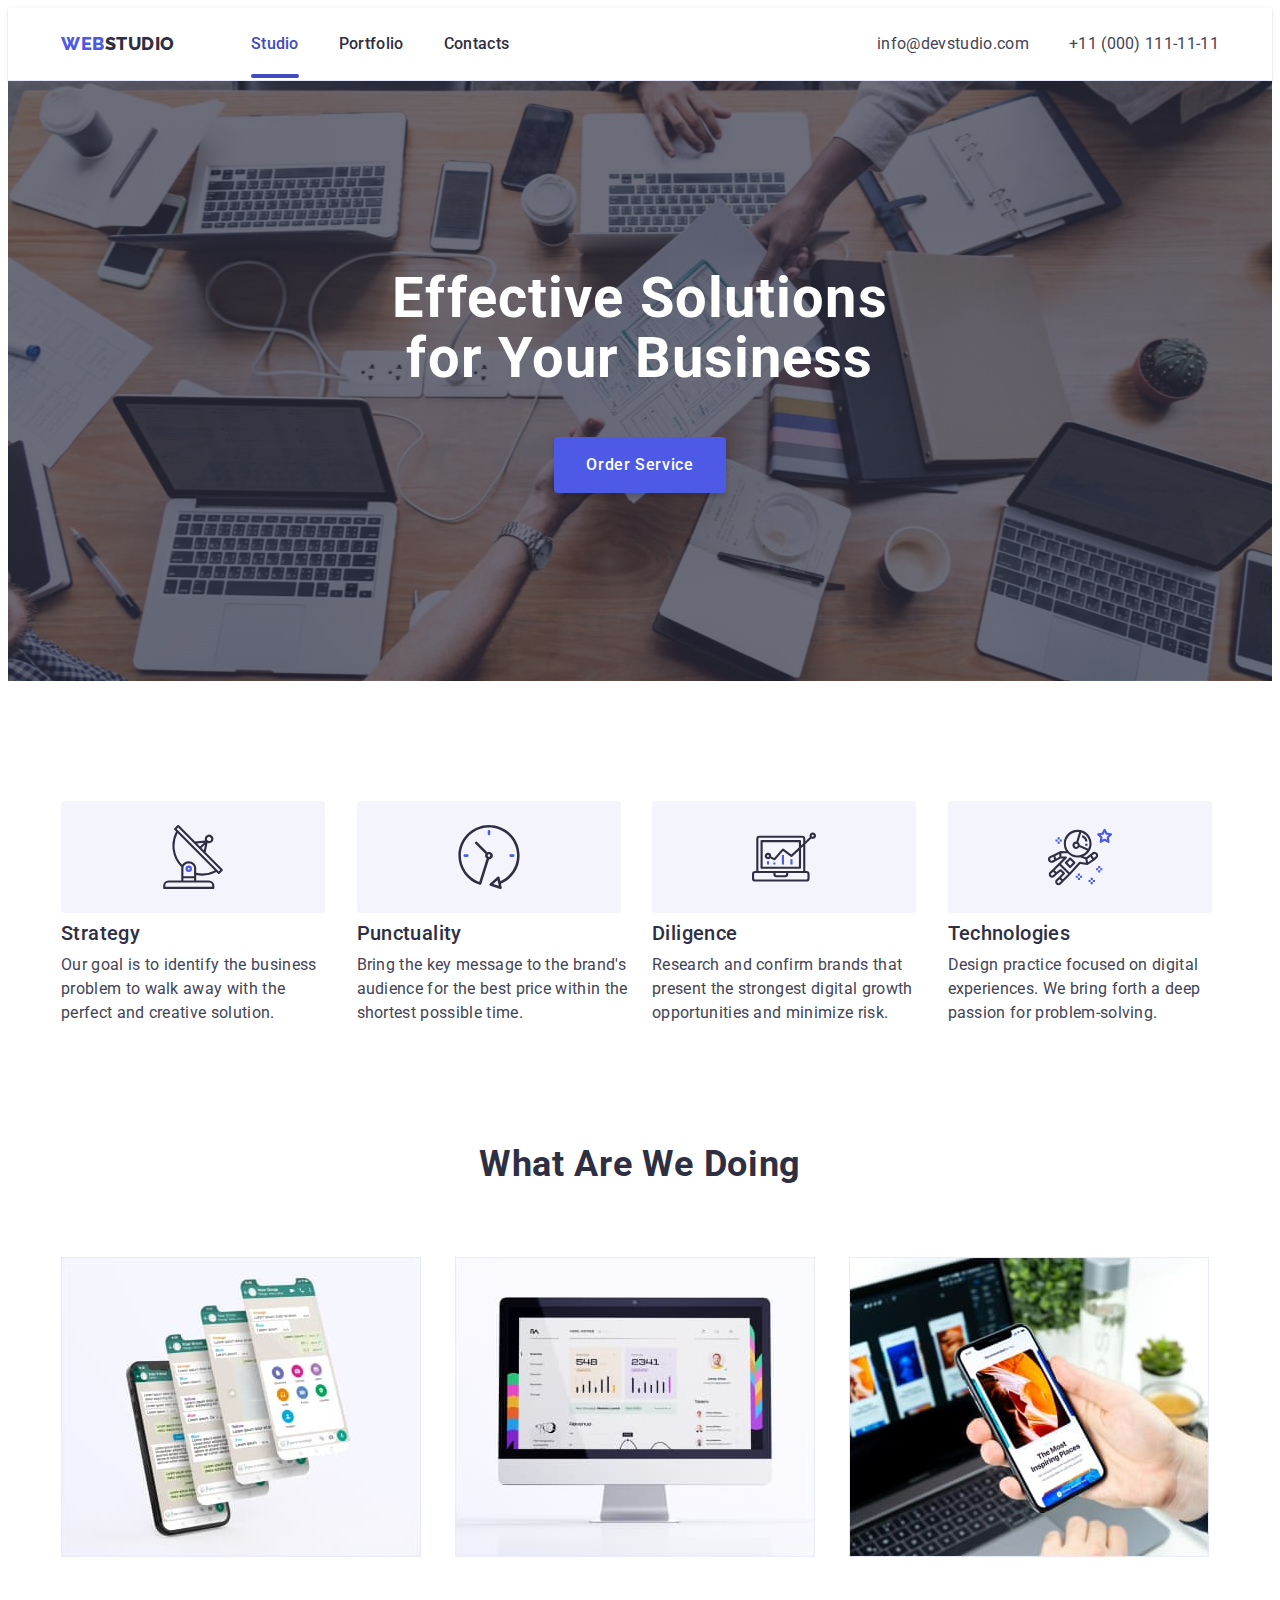
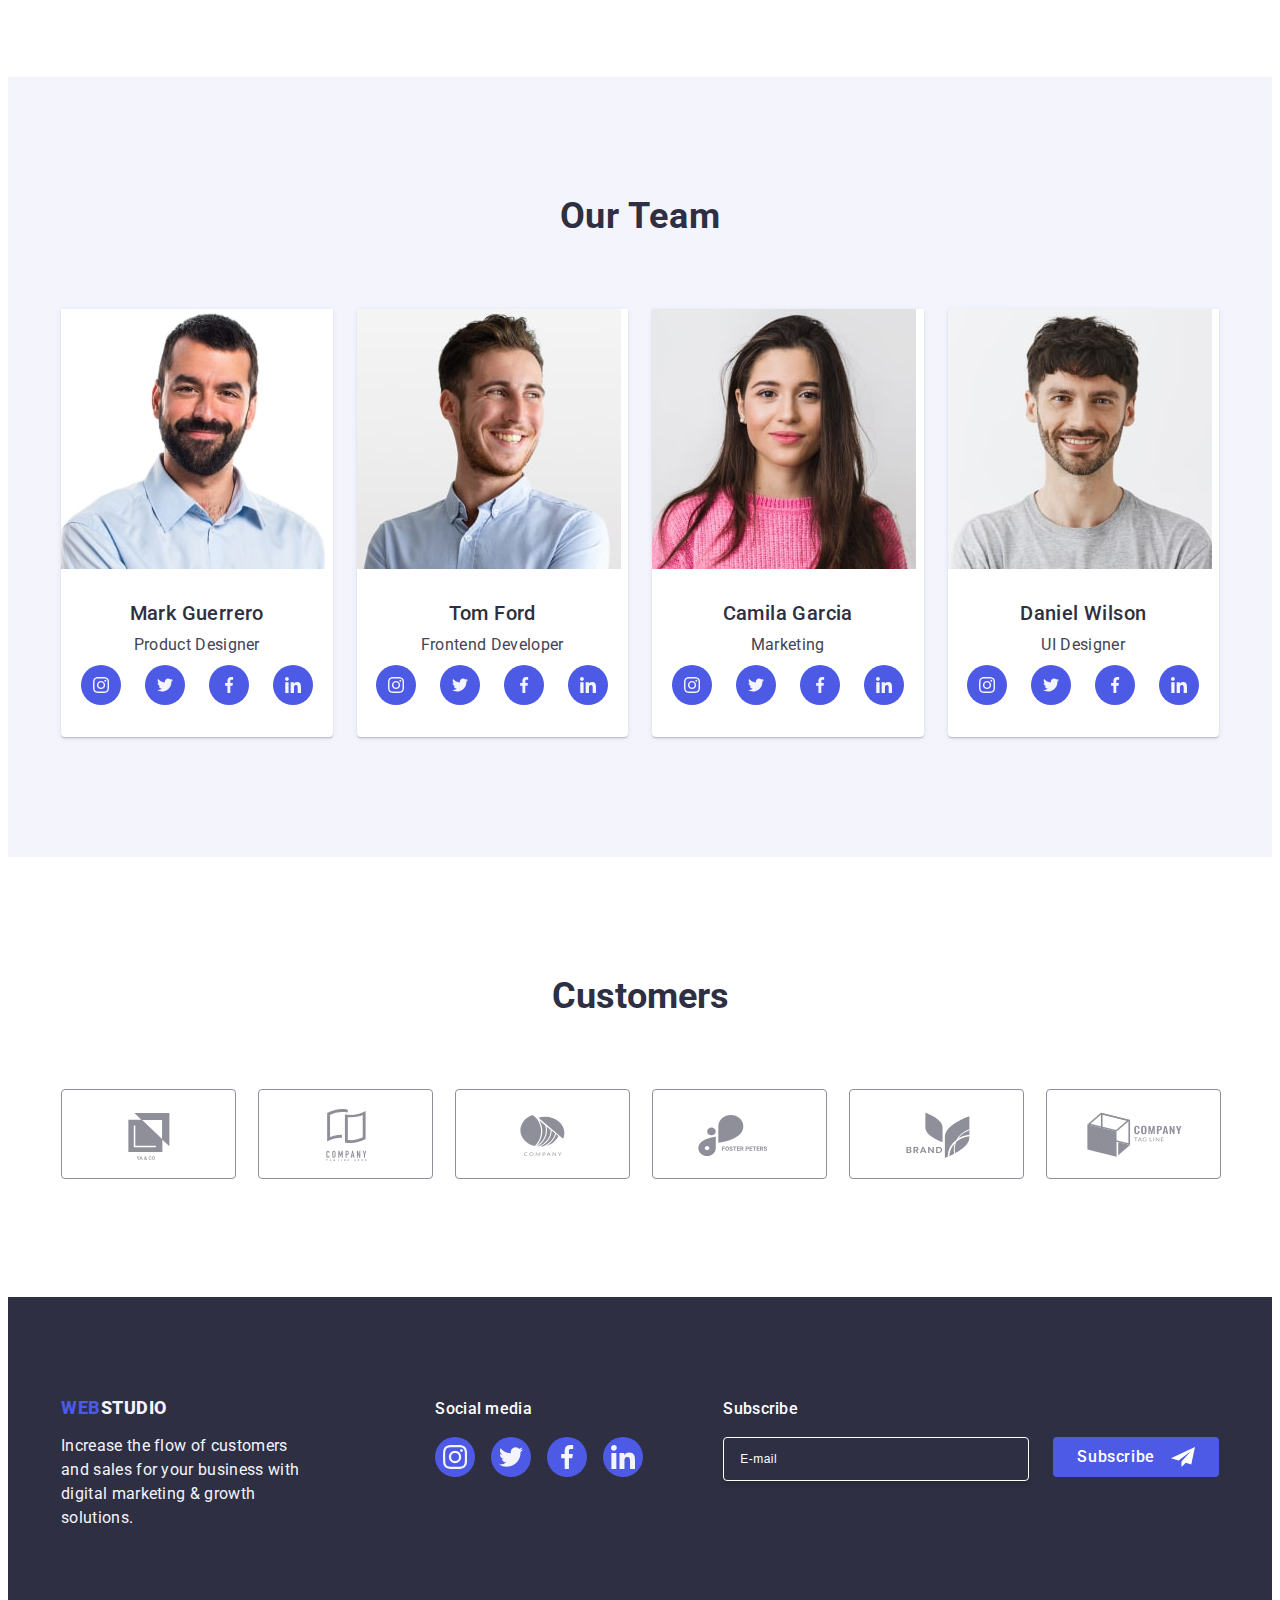
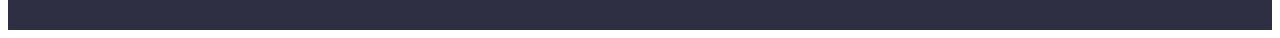
<file: index.html>
<!DOCTYPE html>
<html lang="en">

<head>
    <meta charset="UTF-8">
    <meta http-equiv="X-UA-Compatible" content="IE=edge">
    <meta name="viewport" content="width=device-width, initial-scale=1.0">
    <title>Business</title>
    <link rel="preconnect" href="https://fonts.googleapis.com">
    <link rel="preconnect" href="https://fonts.gstatic.com" crossorigin>
    <link rel="stylesheet" href="https://cdnjs.cloudflare.com/ajax/libs/modern-normalize/2.0.0/modern-normalize.min.css"
        integrity="sha512-4xo8blKMVCiXpTaLzQSLSw3KFOVPWhm/TRtuPVc4WG6kUgjH6J03IBuG7JZPkcWMxJ5huwaBpOpnwYElP/m6wg=="
        crossorigin="anonymous" referrerpolicy="no-referrer" />
    <link href="https://fonts.googleapis.com/css2?family=Raleway:wght@800&family=Roboto:wght@400;500;700&display=swap"
        rel="stylesheet">
    <link rel="stylesheet" href="./css/styles.css"/>
    <link rel="stylesheet" href="https://cdnjs.cloudflare.com/ajax/libs/animate.css/4.1.1/animate.min.css" />
    

</head>



<body>
    <header class="header">
        <div class="container header-container">
        <nav class="header-navigation">

            <a class="header-logo link" href="./index.html">Web<span class="header-logo-italic link">Studio</span> </a>
            
                <ul class="header-menu-list list">
                    <li class="header-menu-item list">
                        <a class="header-menu-link link color current" href="./index.html">Studio</a>
                    </li>
                    <li class="header-menu-item list">
                        <a class="header-menu-link link color " href="./portfolio.html">Portfolio</a>
                    </li>
                    <li class="header-menu-item list">
                        <a class="header-menu-link link color" href="">Contacts</a>
                    </li>
                </ul>
        </nav>

        <address class="address">
            <ul class="header-soc-list list">

                <li class="header-soc-item"> <a class="header-sos-link link "
                        href="mailto:info@devstudio.com">info@devstudio.com</a> </li>
                <li class="header-soc-item"> <a class="header-sos-link link" href="tel:+110001111111"> +11 (000)
                        111-11-11</a> </li>
            </ul>
        </address>
        </div>

    </header>





    <main>
        <section class="hero">
            <div class="container">
                  <h1 class="hero-title"> Effective Solutions for Your Business  </h1>
            <button type="button" class="hero-btn" data-modal-open>Order Service</button>
            </div>
        </section>
    

        <section class="advantages">
            <div class="container">
            <h2 class="visually-hidden">Advantages</h2>
            <ul class="advantages-list list">
                <li class="advantages-item list">
                    <div class="adventages-item-top">
                    <svg class="advantages-item-icon" width="64" height="64">
                    
                        <use href="./images/icons.svg#icon-antenna-1"></use>
                    </svg>
            
                    </div>
                    <h3 class="advantages-subtitle">Strategy
                    </h3>
                    <p class="advantsges-item-text">Our goal is to identify the business
                        problem to walk away with the perfect and creative solution.
                    </p>
                </li>
                <li class="advantages-item list">
                    <div class="adventages-item-top">
                        <svg class="advantages-item-icon" width="64" height="64">
                    
                            <use href="./images/icons.svg#icon-clock-1"></use>
                        </svg>
                    
                    </div>
                    <h3 class="advantages-subtitle">Punctuality</h3>
                    <p class="advantsges-item-text">Bring the key message to the brand's audience for the best price
                        within the shortest possible time.</p>
                </li>
                <li class="advantages-item list">
                    <div class="adventages-item-top">
                        <svg class="advantages-item-icon" width="64" height="64">
                    
                            <use href="./images/icons.svg#icon-diagram-1"></use>
                        </svg>
                    
                    </div>
                    <h3 class="advantages-subtitle">Diligence</h3>
                    <p class="advantsges-item-text">Research and confirm brands that present the strongest digital
                        growth opportunities and minimize risk.</p>
                </li>
                <li class="advantages-item list">
                    <div class="adventages-item-top">
                        <svg class="advantages-item-icon" width="64" height="64">
                    
                            <use href="./images/icons.svg#icon-astronaut-1"></use>
                        </svg>
                    
                    </div>
                    <h3 class="advantages-subtitle">Technologies</h3>

                    <p class="advantsges-item-text">Design practice focused on digital experiences. We bring forth a
                        deep passion for problem-solving.</p>
                </li>
            </ul>
            </div>
        </section>
         

        <section class="middle">
            <div class="container">
            <h2 class="middle-name">What are we doing</h2>
            <ul class="middle-name-list list">
                <li class="middle-name-item list">
                    <img class="picture" src="./images/1.jpg" width="360" height="300" alt="monitor"/>

                </li>
                <li class="middle-name-item list">
                    <img class="picture" src="./images/2.jpg" width="360" height="300" alt="phone"/>

                </li>
                <li class="middle-name-item list">
                    <img class="picture" src="./images/3.jpg" width="360" height="300" alt="job"/>

                </li>
            </ul>
            </div>
        </section>
        

        <section class="team">
            <div class="container">
            <h2 class="team-name">Our Team</h2>
            <ul class="team-name-list list">

                <li class="team-name-item list">
                    
                    <img class="bestsellers-picture" src="./images/img-min.jpg" alt="Mark Guerrero" Width="264" Height="260">
                    <div class="team-work">
                    <h3 class="team-name-subtitle">Mark Guerrero</h3>
                    <p class="team-name-text">Product Designer</p>
                     <ul class="team-icon-list list">
                        <li class="team-icon-item list">
                            <a class="team-icon-modul" href="">
                                <svg class="team-icon-top" width="16" height="16">
                                    <use href="./images/icons.svg#icon-instagram-2"></use>
                                </svg>
                            </a>
                        </li>

                        <li class="team-icon-item list">
                            <a class="team-icon-modul" href="">
                                <svg class="team-icon-top" width="16" height="16">
                                    <use href="./images/icons.svg#icon-twitter-1"></use>
                                </svg>
                            </a>
                        </li>

                        <li class="team-icon-item list">
                            <a class="team-icon-modul" href="">
                                <svg class="team-icon-top" width="16" height="16">
                                    <use href="./images/icons.svg#icon-facebook-1"></use>
                                </svg>
                            </a>
                        </li>

                        <li class="team-icon-item list">
                            <a class="team-icon-modul" href="">
                                <svg class="team-icon-top" width="16" height="16">
                                    <use href="./images/icons.svg#icon-linkedin-1"></use>
                                </svg>
                            </a>
                        </li>

                     </ul>

                    
                    
                    </div>
                </li>
                <li class="team-name-item list">
                    <img class="bestsellers-picture" src="./images/img-1-min.jpg" alt="Tom Ford" Width="264" Height="260">
                    <div class="team-work">
                    <h3 class="team-name-subtitle">Tom Ford</h3>
                    <p class="team-name-text">Frontend Developer</p>

                    <ul class="team-icon-list list">
                        <li class="team-icon-item list">
                            <a class="team-icon-modul" href="">
                                <svg class="team-icon-top" width="16" height="16">
                                    <use href="./images/icons.svg#icon-instagram-2"></use>
                                </svg>
                            </a>
                        </li>
                    
                        <li class="team-icon-item list">
                            <a class="team-icon-modul" href="">
                                <svg class="team-icon-top" width="16" height="16">
                                    <use href="./images/icons.svg#icon-twitter-1"></use>
                                </svg>
                            </a>
                        </li>
                    
                        <li class="team-icon-item list">
                            <a class="team-icon-modul" href="">
                                <svg class="team-icon-top" width="16" height="16">
                                    <use href="./images/icons.svg#icon-facebook-1"></use>
                                </svg>
                            </a>
                        </li>
                    
                        <li class="team-icon-item list">
                            <a class="team-icon-modul" href="">
                                <svg class="team-icon-top" width="16" height="16">
                                    <use href="./images/icons.svg#icon-linkedin-1"></use>
                                </svg>
                            </a>
                        </li>
                    
                    </ul>

                    




                    </div>
                </li>
                <li class="team-name-item list">
                    <img class="bestsellers-picture" src="./images/img-2-min.jpg" alt="Camila Garcia" Width="264" Height="260">
                    <div class="team-work">
                    <h3 class="team-name-subtitle">Camila Garcia</h3>
                    <p class="team-name-text">Marketing</p>
                   
                    <ul class="team-icon-list list">
                        <li class="team-icon-item list">
                            <a class="team-icon-modul" href="">
                                <svg class="team-icon-top" width="16" height="16">
                                    <use href="./images/icons.svg#icon-instagram-2"></use>
                                </svg>
                            </a>
                        </li>
                    
                        <li class="team-icon-item list">
                            <a class="team-icon-modul" href="">
                                <svg class="team-icon-top" width="16" height="16">
                                    <use href="./images/icons.svg#icon-twitter-1"></use>
                                </svg>
                            </a>
                        </li>
                    
                        <li class="team-icon-item list">
                            <a class="team-icon-modul" href="">
                                <svg class="team-icon-top" width="16" height="16">
                                    <use href="./images/icons.svg#icon-facebook-1"></use>
                                </svg>
                            </a>
                        </li>
                    
                        <li class="team-icon-item list">
                            <a class="team-icon-modul" href="">
                                <svg class="team-icon-top" width="16" height="16">
                                    <use href="./images/icons.svg#icon-linkedin-1"></use>
                                </svg>
                            </a>
                        </li>
                    
                    </ul>

                    </div>
                </li>
        
                <li class="team-name-item list">
                    <img class="bestsellers-picture" src="./images/img-3-min.jpg" alt="Daniel Wilson" Width="264" Height="260">
                    <div class="team-work">
                    <h3 class="team-name-subtitle">Daniel Wilson</h3>
                    <p class="team-name-text">UI Designer</p>
                   
                    <ul class="team-icon-list list">
                        <li class="team-icon-item list">
                            <a class="team-icon-modul" href="">
                                <svg class="team-item-icon" width="16" height="16">
                                    <use href="./images/icons.svg#icon-instagram-2"></use>
                                </svg>
                            </a>
                        </li>
                    
                        <li class="team-icon-item list">
                            <a class="team-icon-modul" href="">
                                <svg class="team-icon-top" width="16" height="16">
                                    <use href="./images/icons.svg#icon-twitter-1"></use>
                                </svg>
                            </a>
                        </li>
                    
                        <li class="team-icon-item list">
                            <a class="team-icon-modul" href="">
                                <svg class="team-icon-top" width="16" height="16">
                                    <use href="./images/icons.svg#icon-facebook-1"></use>
                                </svg>
                            </a>
                        </li>
                    
                        <li class="team-icon-item list">
                            <a class="team-icon-modul" href="">
                                <svg class="team-icon-top" width="16" height="16">
                                    <use href="./images/icons.svg#icon-linkedin-1"></use>
                                </svg>
                            </a>
                        </li>
                    
                    </ul>

                    </div>
                </li>
            </ul>
            </div>


        </section>
    


        <section class="customers">
            <div class="container">
            <h2 class="customers-tittle">Customers</h2>
            <ul class="customers-list list">
                <li class="customers-name-item list">
                    <a class="customers-icon-modul" href="">
                    <svg class="customers-item-icon" width="104"  height="56">
                        <use href="./images/icons.svg#icon-Logo"></use>
                        
                    </svg>
                    </a>
                </li>
                <li class="customers-name-item list">
                    <a class="customers-icon-modul" href="">
                    <svg class="customers-item-icon" width="104" height="56">
                        <use class="customers-item-link" href="./images/icons.svg#icon-Logo1"></use>
                    </svg>
                    </a>
                </li>
                <li class="customers-name-item list">
                    <a class="customers-icon-modul" href="">
                    <svg class="customers-item-icon" width="104" height="56">
                        <use class="customers-item-link" href="./images/icons.svg#icon-Logo2"></use>
                    </svg>
                    </a>
                </li>
                <li class="customers-name-item list">
                    <a class="customers-icon-modul" href="">
                    <svg class="customers-item-icon" width="104" height="56">
                        <use  class="customers-item-link" href="./images/icons.svg#icon-Logo3"></use>
                    </svg>
                    </a>
                </li>
                <li class="customers-name-item list">
                    <a class="customers-icon-modul" href="">
                    <svg class="customers-item-icon" width="104" height="56">
                        <use class="customers-item-link" href="./images/icons.svg#icon-Logo4"></use>
                    </svg>
                    </a>
                </li>
                <li class="customers-name-item list">
                    <a class="customers-icon-modul" href="">
                    <svg class="customers-item-icon" width="104" height="56">
                        <use class="customers-item-link"  href="./images/icons.svg#icon-Logo5"></use>
                    </svg>
                    </a>
                </li>

            </ul>
            </div>
        </section>

    </main>
        

    <footer class="footer">
        <div class="container footer-container">
            <div class="social-container">
          <a class="footer-logo link" href="./index.html"> Web<span class="footer-logo-italic link">Studio</span> </a>
          <p class="footer-logo-text">Increase the flow of customers and sales for your business with digital marketing &
            growth solutions.</p>
            </div>
            

            <div class="social-media">
                <p class="social-media-text">Social media</p>
                <ul class="media-icon-list list">
                    <li class="media-icon-item list">
                        <a class="media-icon-modul" href="">
                            <svg class="media-icon-top" width="24" height="24">
                                <use href="./images/icons.svg#icon-instagram-2"></use>
                            </svg>
                        </a>
                    </li>
                
                    <li class="media-icon-item list">
                        <a class="media-icon-modul" href="">
                            <svg class="media-icon-top" width="24" height="24">
                                <use href="./images/icons.svg#icon-twitter-1"></use>
                            </svg>
                        </a>
                    </li>
                
                    <li class="media-icon-item list">
                        <a class="media-icon-modul" href="">
                            <svg class="media-icon-top" width="24" height="24">
                                <use href="./images/icons.svg#icon-facebook-1"></use>
                            </svg>
                        </a>
                    </li>
                
                    <li class="media-icon-item list">
                        <a class="media-icon-modul" href="">
                            <svg class="media-icon-top" width="24" height="24">
                                <use href="./images/icons.svg#icon-linkedin-1"></use>
                            </svg>
                        </a>
                    </li>
                
                </ul>
                </div>

                <div class="footer-botton">
                   
                        
                            <p class="footer-top-text">Subscribe</p>
                            <form class="footer-form">
                                <label aria-label="footer email input" class="footer-input-label">
                                    <input type="email" name="footer-mail" class="footer-input" placeholder="E-mail"/>
                                </label>
                                <button type="submit" class="footer-btn">Subscribe
                                    <svg class="label-icon-button" width="24" height="24">
                                        <use href="./images/icons.svg#icon-Frame-3"></use>

                                    </svg>
                                </button>
                            </form>
                        
                
                   
                </div>
               
        </div>
            
    </footer>







    <div class="backdrop is-hidden" data-modal>
        <div class="modal">
        <button type="button" class="modal-close-btn" data-modal-close>
            <svg class="modal-icon-modal" width="8" height="8">
                <use class="modal-icon-top" href="./images/icons.svg#icon-Vector3"></use>
            </svg>
        </button>
        <p class="modal-tittle">Leave your contacts and we will call you back</p>
        <form class="modal-form">

            <div class="modal-field">
            <label for="user-name" class="modal-label">Name</label>
            <div class="modal-input-wrap">
            <input type="text" class="modal-input"
             name="user-name"
              required id="user-name"/>
              <svg class="modal-icon"  width="18" height="24">
                <use href="./images/icons.svg#icon-person-black-18dp-1"></use>
              </svg>
            </div>
            </div>

            <div class="modal-field">
            <label for="user-tel" class="modal-label">Phone</label>
            <div class="modal-input-wrap">
            <input type="tel" class="modal-input"
              name="user-tel" required
              id="user-tel"/>
            <svg class="modal-icon" width="18" height="24">
                <use href="./images/icons.svg#icon-phone-black-18dp-1"></use>
            </svg>
            </div>
            </div>

            <div class="modal-field">
            <label for="user-email" class="modal-label">Email</label>
            <div class="modal-input-wrap">
            <input type="email" class="modal-input"
             name="user-email" 
              id="user-email"/>
            <svg class="modal-icon"  width="18" height="24">
                <use  href="./images/icons.svg#icon-email-black-18dp-1"></use>
            </svg>
            </div>
            </div>

            <div class="modal-field-comment">
                <label for="user-comment" class="modal-label">Comment</label>
                <textarea name="user-comment" id="user-comment" class="modal-comment"  placeholder="Text input" ></textarea>


            </div>
            <div class="modal-policy">
            <input type="checkbox" id="user-privacy" value="true" class="modal-check visually-hidden"
             name="user-privacy"/>
            <label  for="user-privacy" class="modal-check-text">
                <span class="span-policy">
                    <svg class="modal-top-super" width="10" height="8">
                        <use href="./images/icons.svg#icon-Vector"> </use>
                    </svg>
                </span>
                I accept the terms and conditions of the
                 <a href=""  class="modal-check-link"> Privacy Policy</a></label>
                </div>

              
            <button type="submit" class="modal-form-btn">Send</button>
            </form>
        </div>
    </div>
    <script src="./js/modal.js"></script>

    
</body>


</html>
</file>
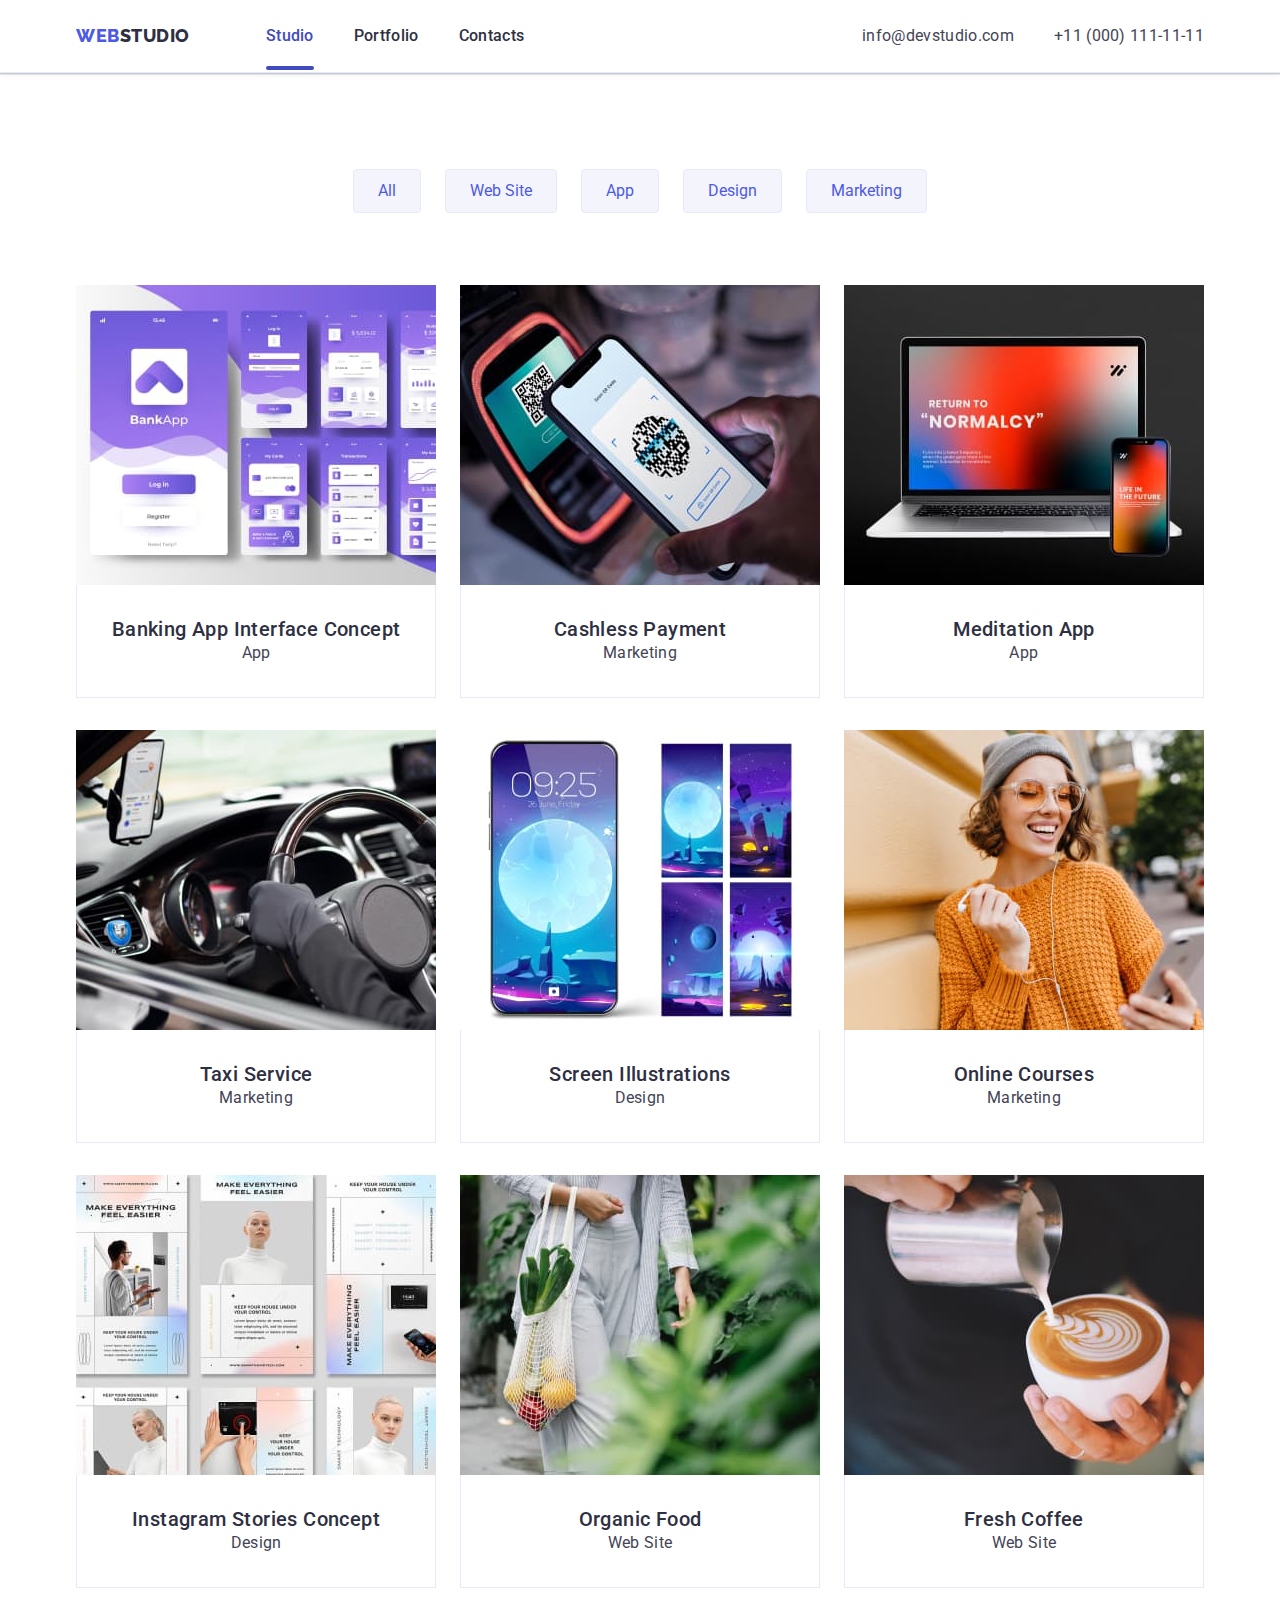
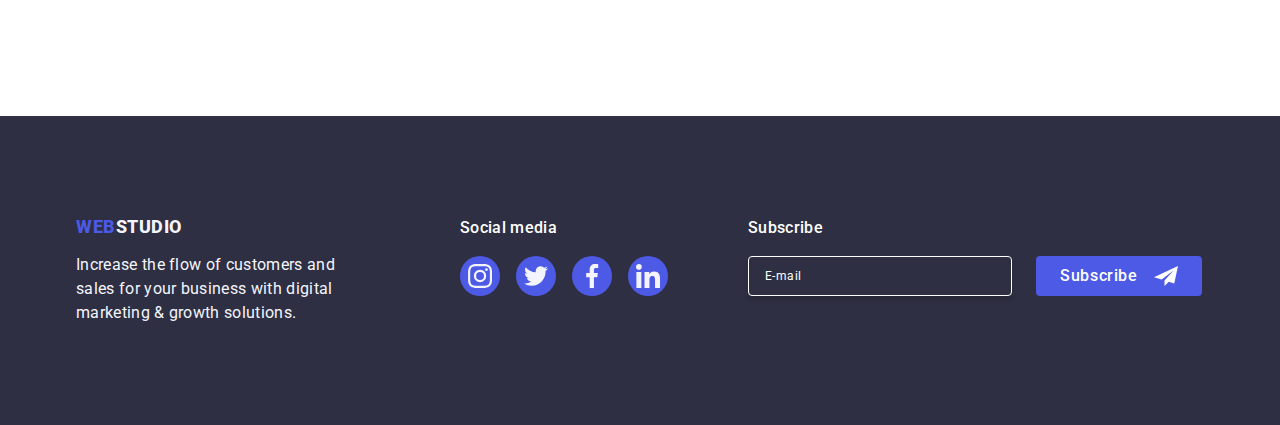
<file: portfolio.html>
<!DOCTYPE html>
<html lang="en">

<head>
    <meta charset="UTF-8">
    <meta http-equiv="X-UA-Compatible" content="IE=edge">
    <meta name="viewport" content="width=device-width, initial-scale=1.0">
    <title>Business</title>
    <link rel="preconnect" href="https://fonts.googleapis.com">
    <link rel="preconnect" href="https://fonts.gstatic.com" crossorigin>
    <link rel="stylesheet" href="https://cdnjs.cloudflare.com/ajax/libs/modern-normalize/2.0.0/modern-normalize.min.css"
        integrity="sha512-4xo8blKMVCiXpTaLzQSLSw3KFOVPWhm/TRtuPVc4WG6kUgjH6J03IBuG7JZPkcWMxJ5huwaBpOpnwYElP/m6wg=="
        crossorigin="anonymous" referrerpolicy="no-referrer" />
    <link href="https://fonts.googleapis.com/css2?family=Raleway:wght@800&family=Roboto:wght@400;500;700&display=swap"
        rel="stylesheet">
       <link rel="stylesheet" href="https://cdnjs.cloudflare.com/ajax/libs/modern-normalize/2.0.0/modern-normalize.min.css"/>

    <link rel="stylesheet" href="./css/styles.css" />
    <link rel="stylesheet" href="https://cdnjs.cloudflare.com/ajax/libs/animate.css/4.1.1/animate.min.css" />
    

</head>

<body>
    <header class="header">
        <div class="container header-container">
            <nav class="header-navigation">
    
                <a class="header-logo link" href="./index.html">Web<span class="header-logo-italic link">Studio</span> </a>
    
                <ul class="header-menu-list list">
                    <li class="header-menu-item list">
                        <a class="header-menu-link link color current" href="./index.html">Studio</a>
                    </li>
                    <li class="header-menu-item list">
                        <a class="header-menu-link link color " href="./portfolio.html">Portfolio</a>
                    </li>
                    <li class="header-menu-item list">
                        <a class="header-menu-link link color" href="">Contacts</a>
                    </li>
                </ul>
            </nav>
    
            <address class="address">
                <ul class="header-soc-list list">
    
                    <li class="header-soc-item"> <a class="header-sos-link link "
                            href="mailto:info@devstudio.com">info@devstudio.com</a> </li>
                    <li class="header-soc-item"> <a class="header-sos-link link" href="tel:+110001111111"> +11 (000)
                            111-11-11</a> </li>
                </ul>
            </address>
        </div>

    </header>



    <main>
        <section class="portfolio-little list">
            <div class="container">

            <h1 class="visually-hidden">Portfolio</h1>

            <ul class="portfolio-portf list">
                <li><button type="button" class="portfolio-btn">All</button>
                </li>
                <li><button type="button" class="portfolio-btn">Web Site</button></li>
                <li><button type="button" class="portfolio-btn">App</button></li>
                <li><button type="button" class="portfolio-btn">Design</button></li>
                <li><button type="button" class="portfolio-btn">Marketing</button></li>
            </ul>

           
            <ul class="portfolio-carts list">

                <li class="portfolio-carts-list link"><a class="link carts-top" href="">

                    <div class="carts-cover" >
                        <img class="carts" src="./images/4.jpg" alt="bild1" Width="360">
                        <p class="carts-cover-text">14 Stylish and User-Friendly App Design Concepts · Task Manager App · Calorie Tracker
                            App · Exotic Fruit Ecommerce App ·
                            Cloud Storage App</p>
                    </div>

                    <div class="no-ideas">
                    <h2 class="portfolio-carts-tittle list ">Banking App Interface Concept</h2>
                    <p class="portfolio-carts-text">App</p>
                    </div>
                    </a>
                </li>

                <li class="portfolio-carts-list link"><a class="link carts-top" href="">
                <div class="carts-cover">
                     <img class="carts" src="./images/5.jpg" alt="bild2" Width="360">
                    <p class="carts-cover-text">14 Stylish and User-Friendly App Design Concepts · Task Manager App · Calorie Tracker
                        App · Exotic Fruit Ecommerce App ·
                        Cloud Storage App</p>
                        </div>
                    
                    <div class="no-ideas">
                  <h2 class="portfolio-carts-tittle list ">Cashless Payment</h2>
                    <p class="portfolio-carts-text">Marketing</p>
                    </div>
                    
                    </a>
                   
                </li>
                

                <li class="portfolio-carts-list link"><a class="link carts-top" href="">
                    <div class="carts-cover">
                    <img class="carts"  src="./images/6.jpg" alt="bild3" Width="360">
                    <p class="carts-cover-text">14 Stylish and User-Friendly App Design Concepts · Task Manager App · Calorie Tracker
                        App · Exotic Fruit Ecommerce App ·
                        Cloud Storage App</p>
                    </div>


                    <div class="no-ideas">
                    <h2 class="portfolio-carts-tittle list ">Meditation App</h2>
                    <p class="portfolio-carts-text">App</p>
                    </div>
                    </a>
                </li>

            <li class="portfolio-carts-list link"><a class="link carts-top" href="" >
                <div class="carts-cover">
                    <img class="carts" src="./images/7.jpg" alt="bild4" Width="360">
                    <p class="carts-cover-text">14 Stylish and User-Friendly App Design Concepts · Task Manager App · Calorie Tracker
                        App · Exotic Fruit Ecommerce App ·
                        Cloud Storage App</p>
                </div>
                
                <div class="no-ideas">
                <h2 class="portfolio-carts-tittle list ">Taxi Service</h2>
                <p class="portfolio-carts-text">Marketing</p>
                </div>
                </a>
            </li>
                
                <li class="portfolio-carts-list link"><a class="link carts-top" href="">
                    <div class="carts-cover">
                         <img class="carts"  src="./images/8.jpg" alt="bild5" Width="360">
                        <p class="carts-cover-text">14 Stylish and User-Friendly App Design Concepts · Task Manager App · Calorie Tracker
                            App · Exotic Fruit Ecommerce App ·
                            Cloud Storage App</p>
                        </div>
                    <div class="no-ideas">
                    <h2 class="portfolio-carts-tittle list ">Screen Illustrations</h2>
                    <p class="portfolio-carts-text">Design</p>
                    </div>
                    </a>
                </li>

                <li class="portfolio-carts-list link"><a class="link carts-top" href="">
                    <div class="carts-cover">
                         <img class="carts" src="./images/9.jpg" alt="bild6" Width="360">
                        <p class="carts-cover-text">14 Stylish and User-Friendly App Design Concepts · Task Manager App · Calorie Tracker
                            App · Exotic Fruit Ecommerce App ·
                            Cloud Storage App</p>
                    </div>
                    <div class="no-ideas">
                    <h2 class="portfolio-carts-tittle list ">Online Courses</h2>
                    <p class="portfolio-carts-text">Marketing</p>
                    </div>
                    </a>
                </li>


                <li class="portfolio-carts-list link"><a class="link carts-top" href="">
                    <div class="carts-cover">
                        <img class="carts" src="./images/10.jpg" alt="bild7" Width="360">
                        <p class="carts-cover-text">14 Stylish and User-Friendly App Design Concepts · Task Manager App · Calorie Tracker
                            App · Exotic Fruit Ecommerce App ·
                            Cloud Storage App</p>

                    </div> 
                    <div class="no-ideas">
                    <h2 class="portfolio-carts-tittle list ">Instagram Stories Concept</h2>
                    <p class="portfolio-carts-text">Design</p>
                    </div>
                    </a>
                </li>

                <li class="portfolio-carts-list link"><a class="link carts-top" href="">
                    <div class="carts-cover">
                        <img class="carts" src="./images/11.jpg" alt="bild8" Width="360">
                        <p class="carts-cover-text">14 Stylish and User-Friendly App Design Concepts · Task Manager App · Calorie Tracker
                            App · Exotic Fruit Ecommerce App ·
                            Cloud Storage App</p>
                    </div>
                    
                    
                    <div class="no-ideas">
                    <h2 class="portfolio-carts-tittle list ">Organic Food</h2>
                    <p class="portfolio-carts-text">Web Site</p>
                    </div>
                    </a>
                </li>

            <li class="portfolio-carts-list link"><a class="link carts-top" href="">
                <div class="carts-cover">
                    <img class="carts" src="./images/12.jpg" alt="bild9" Width="360">
                    <p class="carts-cover-text">14 Stylish and User-Friendly App Design Concepts · Task Manager App · Calorie Tracker
                        App · Exotic Fruit Ecommerce App ·
                        Cloud Storage App</p>
                    </div>
 
                <div class="no-ideas">
                <h2 class="portfolio-carts-tittle list ">Fresh Coffee</h2>
                <p class="portfolio-carts-text">Web Site</p>
                </div>
                </a>
            </li>
            </ul>
            </div>
           



           


        </section>
        
    </main>

    <footer class="footer">
        <div class="container footer-container">
            <div class="social-container">
                <a class="footer-logo link" href="./index.html"> Web<span class="footer-logo-italic link">Studio</span> </a>
                <p class="footer-logo-text">Increase the flow of customers and sales for your business with digital
                    marketing &
                    growth solutions.</p>
            </div>
    
    
            <div class="social-media">
                <p class="social-media-text">Social media</p>
                <ul class="media-icon-list list">
                    <li class="media-icon-item list">
                        <a class="media-icon-modul" href="">
                            <svg class="media-icon-top" width="24" height="24">
                                <use href="./images/icons.svg#icon-instagram-2"></use>
                            </svg>
                        </a>
                    </li>
    
                    <li class="media-icon-item list">
                        <a class="media-icon-modul" href="">
                            <svg class="media-icon-top" width="24" height="24">
                                <use href="./images/icons.svg#icon-twitter-1"></use>
                            </svg>
                        </a>
                    </li>
    
                    <li class="media-icon-item list">
                        <a class="media-icon-modul" href="">
                            <svg class="media-icon-top" width="24" height="24">
                                <use href="./images/icons.svg#icon-facebook-1"></use>
                            </svg>
                        </a>
                    </li>
    
                    <li class="media-icon-item list">
                        <a class="media-icon-modul" href="">
                            <svg class="media-icon-top" width="24" height="24">
                                <use href="./images/icons.svg#icon-linkedin-1"></use>
                            </svg>
                        </a>
                    </li>
    
                </ul>
            </div>



            <div class="footer-botton">
            
            
                <p class="footer-top-text">Subscribe</p>
                <form class="footer-form">
                    <label aria-label="footer email input" class="footer-input-label">
                        <input type="email" name="footer-mail" class="footer-input" placeholder="E-mail" />
                    </label>
                    <button type="submit" class="footer-btn">Subscribe
                        <svg class="label-icon-button" width="24" height="24">
                            <use href="./images/icons.svg#icon-Frame-3"></use>
            
                        </svg>
                    </button>
                </form>
            
            
            
            </div>
    
        </div>
    </footer>
</body>


</html>
</file>
<file: css/styles.css>
body { 
    font-family: "Roboto", sans-serif;
    color: #434455;
    background-color: #FFFFFF;
}
:root{

                --primary-font: "Roboto", sans-serif;
                --title-font: "Raleway", sans-serif;
                --primary-black-color: var(--slate, #434455;
                --primary-white-color:#FFFFFF;
                --primary-accent-color:#2e2f42;
                --secondary-accent-color: #404bbf;
                --active-link-color: #434455);

}

.container{
    width:1158px;
    padding-left: 15px;
    padding-right: 15px;
    margin: 0 auto;
    padding: 0 15px;

}

/*--------------HEADER-----------*/

.header{
    
    border-bottom: 1px solid #e7e9fc;
    box-shadow:0px 2px 1px rgba(46, 47, 66, 0.08),
        0px 1px 1px rgba(46, 47, 66, 0.16),
        0px 1px 6px rgba(46, 47, 66, 0.08);
}

.header-container{
    display: flex;
    align-items: center;

}
 

.header-navigation{
display: flex;
align-items: center;


}
.header-logo{
    color: var(--iris, #4D5AE5);
        font-size: 18px;
        font-weight: 800;
        line-height: 1.17;
        letter-spacing: 0.03em;
        text-transform: uppercase;
        font-family: "Raleway", sans-serif;
    margin-right: 76px;
  
    
    
}
.link {
    text-decoration: none;
}

.list {
    list-style: none;
}

.header-logo-italic{
    color: #2E2F42;
}
.header-menu-list{
    color: #2e2f42;
        font-size: 16px;
        font-weight: 500;
        line-height: 1.5;
        letter-spacing: 0.02em;
        margin-left: auto;
        display: flex;
        gap: 40px;
        margin: 0px;
        padding: 0px;
        padding-top: 24px;
            padding-bottom: 24px;

            position: relative;
        color: #404bbf;
        transition:250ms cubic-bezier(0.4, 0, 0.2, 1);

       
        

}

.header-menu-link.caren{

   /* color: var(--navyblue, #2E2F42);*/
        font-size: 16px;
        font-weight: 500;
        line-height: 1.5;
        letter-spacing: 0.02em;
        position: relative;
        transition:color 250ms cubic-bezier(0.4, 0, 0.2, 1);
        color: #404bbf;
        


}

.header-menu-item :hover{color: #404bbf

}
.header-menu-item :focus{color: #404bbf}

ul{
    margin: 0px;
    padding: 0px;
}
.header-sos-link{
    color:var(--slate, #434455);
        font-size: 16px;
        font-weight: 400;
        line-height: 1.5;
        letter-spacing: 0.02em;
        transition: color 250ms cubic-bezier(0.4, 0, 0.2, 1);
        

}


.header-menu-item{
   transition:  color 250ms cubic-bezier(0.4, 0, 0.2, 1);
   
 }

    .address{font-style: normal;
    margin-left: auto;}

    .header-soc-item{color: var(--slate, #434455);
        font-size: 16px;
        font-weight: 400;
        line-height: 1.5;
        letter-spacing: 0.02em;
    
        
    }

    .header-soc-list{
        display: flex;
        gap: 40px;
        
    }

        .header-soc-item :hover{color: #404bbf;
        }

        .header-soc-item :focus{
            color: #404bbf

        }

        .color{
            color:#2e2f42 ;
            padding: 24px 0;
            padding-top: 24px;
          padding-bottom: 24px;
        }
            
        
       .current::after{
            content: '';
            position: absolute;
            left: 0;
            bottom: -1px;
            height: 4px;
            background-color: #404bbf;
            border-radius: 2px;
            width: 100%;
        }

        .header-menu-link.current{
            position: relative;
        color: var(--ocean, #404BBF);


        }





/*--------------HERO-----------*/


.hero {
    background: var(--navyblue, #2E2F42);
   padding: 188px 0;
   background-image: linear-gradient(rgba(46, 47, 66, 0.7),
        rgba(46, 47, 66, 0.7)), url(../images/people-office1.jpg);
   background-repeat: no-repeat;
   background-position: center;
   background-size: cover;
    max-width: 1440px;
    margin:auto;
}



.hero-title{
    color: var(--white, #FFF);
        text-align: center;
        font-size: 56px;
        font-weight: 700;
        line-height: 1.07em;
        letter-spacing: 0.02em;
          max-width: 496px;
           margin: 0 auto;
            margin-bottom: 48px;
        
}

h1, h2, h3, h4, h5, h6, p{
    margin: 0;
}

p{
    margin: 0;

}

.hero-btn{
    color: var(--white, #FFF);
        font-size: 16px;
        font-weight: 500;
        line-height: 1.5;
        letter-spacing: 0.04em;
        background-color: #4D5AE5;
        font-family: "Roboto", sans-serif;
        cursor: pointer;
        padding: 16px 32px;
        border-radius: 4px;
            background: var(--iris, #4D5AE5);
            box-shadow: 0px 4px 4px 0px rgba(0, 0, 0, 0.15);
            display: block;
            min-width: 169px;
            height: 56px;
            border: none;
            border-radius: 4px;
            margin:0 auto;
            transition: background-color 250ms cubic-bezier(0.4, 0, 0.2, 1);
            

}

 .hero-btn:hover{ background-color: #404BBF;}

 .hero-btn:focus{ background-color: #404BBF;}

/**------------ADVANTAGES------------**/


.advantages{
padding: 120px 0;


}
.visually-hidden {
    position: absolute;
    width: 1px;
    height: 1px;
    margin: -1px;
    border: 0;
    padding: 0;
    white-space: nowrap;
    clip-path: inset(100%);
    clip: rect(0 0 0 0);
    overflow: hidden;}


.advantages-list{
    
    display: flex;
      gap: 24px; 

}


.advantages-item{
  
width: calc((100% - 72px) / 4);


}

.adventages-item-top{
    width: 264px;
        height: 112px;
        display: flex;
        align-items: center;
        justify-content: center;
        flex-shrink: 0;
        border-radius: 4px;
        background: var(--cloud, #F4F4FD);
        margin-bottom: 8px;

}

.advantages-subtitle{
    color: var(--navyblue, #2E2F42);
        font-size: 20px;
        font-weight: 500;
        line-height: 1.2;
        letter-spacing: 0.4px;
        margin-bottom: 8px;
        

}

.advantsges-item-text{
    color: var(--slate, #434455);
    font-size: 16px;
    line-height: 1.5;
    letter-spacing: 0.02em;
     
    }
        .advantages-list{
            
        }



    /**--------middle--------**/

    .middle{
        padding-top: 0px;
        padding-bottom: 120px;
    }

   .middle-name{
    color: var(--navyblue, #2E2F42);
        text-align: center;
        font-size: 36px;
        font-style: normal;
        font-weight: 700;
        line-height: 1.11;
        letter-spacing: 0.72px;
        text-transform: capitalize;
        margin: 0 auto;
        margin-bottom:72px ;}

        .middle-name-list{
            display: flex;
            gap: 24px;
            
        }
        .picture{
            display: block
        }

        .middle-name-item{
            width: calc((100% - 48px) / 3)
        }


       

   
   /*------------team--------------*/

   .team{
    background-color: #F4F4FD;
    padding-top: 120px;
    padding-bottom: 120px;

   }

   .team-name{
    color: var(--navyblue, #2E2F42);
    text-align: center;
    font-size: 36px;
    font-weight: 700;
    line-height: 1.11;
    letter-spacing: 0.72px;
    text-transform: capitalize;
    
        margin: 0 auto;
        margin-bottom: 72px;
        
      }


   .team-name-list{
    display: flex;
    gap: 24px;
    
   
   }


   .team-name-item {background-color: #FFFFFF;
    border-radius: 0px 0px 4px 4px;
        background: var(--white, #FFF);
        box-shadow: 0px 2px 1px 0px rgba(46, 47, 66, 0.08), 0px 1px 1px 0px rgba(46, 47, 66, 0.16), 0px 1px 6px 0px rgba(46, 47, 66, 0.08);
    width: calc((100% - 72px) / 4);
       
        }

        .team-work{
            padding: 32px 0;
        }
        

        


         .bestsellers-picture{
            display: block;
         }


   .team-name-subtitle{
    color: var(--navyblue, #2E2F42);
        text-align: center;
        font-size: 20px;
        font-weight: 500;
        line-height: 1.2;
        letter-spacing: 0.4px;
        margin-bottom: 8px;

   }
   .team-name-text{
    color: var(--slate, #434455);
    text-align: center;
    font-size: 16px;
    font-weight: 400;
    line-height: 24px;
    letter-spacing: 0.32px;
    margin-bottom: 8px;
       }

      .team-icon-list{
       
    display: flex;
        justify-content: center;
        align-items: center;
        gap: 24px;
        fill: var(--iris, #4D5AE5);
       
       
        

       }

       .team-icon-item{
        width: 40px;
        height: 40px;
       
        
       }


       .team-icon-modul {
        width: 100%;
        height: 100%;
        background-color:#4d5ae5;
        border-radius:50%;
        display: flex;
        align-items: center;
        justify-content: center;
        transition: background-color 250ms cubic-bezier(0.4, 0, 0.2, 1);
        
       }

       .team-icon-modul:hover{
        background-color: #404bbf;
       }
       .team-icon-modul:focus{
        background-color: #404bbf;
       }

       .team-icon-top{
        fill: #f4f4fd;

       }




      /*--------customers------------*/


       .customers{
        padding-top: 120px;
        padding-bottom: 120px;

       }
       .customers-tittle{
        text-align: center;
        font-size: 36px;
        line-height: 1.11;
        color:#2e2f42;
        margin-bottom: 72px;
           
       }
       .customers-list{
        display: flex;
        gap: 24px;
        
       
        

       }
       .customers-name-item{
        width: calc((100% - 120px) / 6);
        height: 88px;
        


       }


       .customers-icon-modul{
        width: 100%;
        height: 100%;
        border: 1px solid #8e8f99;
        border-radius:4px;
        display: flex;
        align-items: center;
        justify-content: center;
        color:#8e8f99;
        transition: border-color 250ms cubic-bezier(0.4, 0, 0.2, 1),
                color 250ms cubic-bezier(0.4, 0, 0.2, 1);

       }

       .customers-icon-modul:hover{
        border-color: #404bbf;
        color: #404bbf;


       }

       .customers-icon-modul:focus{
        border-color: #404bbf;
        color: #404bbf;

       }
      
       .customers-item-icon{
        fill: currentColor;
        
       }
       
       .customers-item-link{
       

       }

       .customers-item-icon:hover{
        border-color: #404bbf;
        color: #404bbf;

       }

       .customers-item-icon:focus{
        border-color: #404bbf;
        color: #404bbf;

       }

   


    /*-------portfolio------------*/


    .portfolio-little{
        padding-top: 96px;
        padding-bottom: 120px;
    }


    .visually-hidden{
        position: absolute;
            width: 1px;
            height: 1px;
            margin: -1px;
            border: 0;
            padding: 0;
            white-space: nowrap;
            clip-path: inset(100%);
            clip: rect(0 0 0 0);
            overflow: hidden;
        }


    
    .portfolio-btn {
        color: var(--iris, #4D5AE5);;
        padding: 12px 24px;
        border: 1px solid #e7e9fc;
        border-radius: 4px;
        transition:color 250ms cubic-bezier(0.4, 0, 0.2, 1),
        background-color 250ms cubic-bezier(0.4, 0, 0.2, 1),
        border-color 250ms cubic-bezier(0.4, 0, 0.2, 1),
        box-shadow 250ms cubic-bezier(0.4, 0, 0.2, 1);
        background: var(--cloud, #F4F4FD);

    }
    

    .backr1{

    }
    .backr{
       
    }

    .portfolio-portf{
        gap: 24px;
        display: flex;
        justify-content: center;
            margin-bottom: 72px;
            
    }


    .portfolio-carts{
        color: #4d5ae5;
            text-align: center;
            font-size: 16px;
            font-weight: 500;
            line-height: 1.5;
            letter-spacing: 0.04em;
             font-family: "Roboto", sans-serif;
             cursor: pointer;
            justify-content: center;
            row-gap: 48px;
            display: flex;
                gap: 24px;
                flex-wrap: wrap;
           
             
    }


    .portfolio-btn:hover{
        cursor: pointer;
        color: #FFFFFF;
        background-color: #404BBF;
        border: 1px solid transparent;
        box-shadow: 0px 3px 1px rgba(0, 0, 0, 0.1),
                0px 2px 1px rgba(0, 0, 0, 0.08),
                0px 2px 2px rgba(0, 0, 0, 0.12);
    }

    .portfolio-btn:focus{
        color: #FFFFFF;
            background-color: #404BBF;
            border: 1px solid transparent;
            box-shadow: 0px 3px 1px rgba(0, 0, 0, 0.1),
                    0px 2px 1px rgba(0, 0, 0, 0.08),
                    0px 2px 2px rgba(0, 0, 0, 0.12);

    }

    
    .carts{
        
        display: block;
    }
   
    

    .portfolio-carts-list{
        width: calc((100% - 48px) / 3);
       
        
    }

    .no-ideas{
        padding: 32px 16px;
        border: 1px solid #e7e9fc;
        border-top: none;
        margin-bottom: 8px;
       

    }
    .portfolio-carts-tittle{
        color: #2e2f42;
            font-size: 20px;
            font-weight: 500;
            line-height: 1.2;
            letter-spacing: 0.02em;
            
            
        
    }

    .portfolio-carts-text{
        color: #434455;
            font-size: 16px;
            font-weight: 400;
            line-height: 1.5;
            letter-spacing: 0.02em;
            
    }

    .carts-top{
        display: block;
        transition: box-shadow 250ms cubic-bezier(0.4, 0, 0.2, 1);}


    .carts-top:hover .carts-cover-text{
        transform:translateY(0%);

        }
        .carts-top:focus .carts-cover-text{
            transform: translateY(0%);


        }

        


    
    .carts-top:hover{
        box-shadow:0px 1px 6px rgba(46, 47, 66, 0.08),
            0px 1px 1px rgba(46, 47, 66, 0.16),
            0px 2px 1px rgba(46, 47, 66, 0.08);


    }
    .carts-top:focus{
    box-shadow: 0px 1px 6px rgba(46, 47, 66, 0.08),
            0px 1px 1px rgba(46, 47, 66, 0.16),
            0px 2px 1px rgba(46, 47, 66, 0.08);

    }

    .carts-cover{
       top: 0;
        background: var(--iris, #4D5AE5);
        position: relative;
        overflow: hidden;
        




       

    }
    .carts-cover-text{
        position: absolute;
        text-align: left;
       
      
    color: var(--cloud, #F4F4FD);
        font-size: 16px;
        font-weight: 400;
        line-height: 1.5;
        letter-spacing: 0.02em;
        top: 0;
        padding: 40px 32px;
        background-color: #4d5ae5;
        height: 100%;
        width: 100%;
        transform: translateY(100%);
      
        transition: transform 250ms cubic-bezier(0.4, 0, 0.2, 1);
    }

    







    /*------------FOOTER-----------*/

    .footer{
        background:var(--navyblue, #2E2F42);
        padding-top: 50px;
        padding-bottom: 50px;
        padding: 100px 0;
       
        
    }
    .footer-container{

        display: flex;
    align-items: baseline;
        
    }
    .social-container{
        margin-right: 120px;
    }

    .footer-logo{color: var(--iris, #4D5AE5);
        font-size: 18px;
        font-weight: 800;
        line-height: 1.17;
        letter-spacing: 0.54px;
        text-transform: uppercase;
        text-decoration: none;
        display: inline-block;
        margin-bottom: 16px;
        
        }

    .footer-logo-italic{color: var(--cloud, #F4F4FD);
        font-size: 18px;
        font-weight: 800;
        line-height: 1.17;
        letter-spacing: 0.03em;
        text-transform: uppercase;
         text-decoration: none;}

    .footer-logo-text{color: var(--cloud, #F4F4FD);
        font-size: 16px;
        font-weight: 400;
        line-height: 24px;
        letter-spacing: 0.32px;
        max-width: 264px
        
    }
    .footer-botton{
    
        justify-content: space-between;
        align-items: center;


    }

    .footer-form{
        display: flex;
        gap:24px;


    }

    .footer-input{
        width:264px;
        height:40px;
        background: var(--navyblue, #2E2F42);
        padding-left: 16px;
        padding-right: 24px;

        border-radius: 4px;
            border: 1px solid var(--white, #FFF);
            box-shadow: 0px 4px 4px 0px rgba(0, 0, 0, 0.15);
            background-color: transparent;
            font-size: 12px;
            line-height: 1.5;
            letter-spacing: 0.04em;
            color: #ffffff;
         


    }

    .footer-input:focus{

    }

    .footer-top-text{
            font-size: 16px;
            font-style: normal;
            font-weight: 500;
            line-height: 1.5;    
            letter-spacing: 0.02em;
            margin-bottom: 16px;
            color: #ffffff;
            display: block;;;;;,



    }
    .footer-input::placeholder{
        color:#ffffff;
        font-size: 12px;
        letter-spacing: 0.48px;

    }
    .footer-btn{
        display: inline-flex;
            padding: 8px 24px;
            justify-content: center;
            align-items: center;
            
            border-radius: 4px;
                min-width: 165px;
                height: 40px;
                display: flex;
                font-family: "Roboto";
                font-size: 16px;
                font-weight: 500;
                line-height: 1.5;
                letter-spacing: 0.04em;
                color: #ffffff;
                cursor: pointer;
                background-color: #4D5AE5;
                border: none; 
                font-family: "Roboto", sans-serif;
              
    }
    .footer-input-label{
       
    }

    .label-icon-button{
        margin-left: 16px;
        
       

    }



/*----------------------------*/

   .backdrop{
        position: fixed;
            width: 100%;
                height: 100%;
    
        top: 0;
        transition: opacity 250ms cubic-bezier(0.4, 0, 0.2, 1), visibility 250ms cubic-bezier(0.4, 0, 0.2, 1);
        left: 0;
        background-color: rgba(46, 47, 66, 0.4);

       
       
        
       
    }

    .social-media{
        margin-right: 80px;

        


    }
    .social-media-text{
        font-weight: 500;
        font-size: 16px;
        line-height: 1.5;
        letter-spacing: 0.02em;
        color:#FFFFFF;
        margin-bottom: 16px;

    }
    .media-icon-list{
        display: flex;
        gap: 16px;
    }
    .media-icon-item{
        width: 40px;
        height: 40px;

    }
    .media-icon-modul{
        width: 100%;
        height: 100%;
        background-color:#4d5ae5;
        border-radius:50%;
        display: flex;
        align-items: center;
        justify-content: center;
        transition: background-color 250ms cubic-bezier(0.4, 0, 0.2, 1);
    }

    .media-icon-modul:hover{
        background-color: #31d0aa;

    }
    .media-icon-modul:focus{
        background-color: #31d0aa;

    }
    .media-icon-top{
        fill:#f4f4fd;


    }








    .modal{
        position:absolute;
        top: 50%;
        left: 50%;
       transition: transform 250ms cubic-bezier(0.4, 0, 0.2, 1);
      
            flex-shrink: 0;
            border-radius: 4px;
                background: var(--dairy, #FCFCFC);
                box-shadow: 0px 2px 1px 0px rgba(0, 0, 0, 0.20), 0px 1px 3px 0px rgba(0, 0, 0, 0.12), 0px 1px 1px 0px rgba(0, 0, 0, 0.14);
                transition: transform 300ms linear;
                transform: translate(-50%, -50%) scale(1);
                padding: 72px 24px 24px 24px;
                width: 408px;
                    min-height: 584px;
                
              
           
     
               
                
                

    }

    .backdrop.is-hidden.modal{
        transform: translate(-50%, -50%) scale(3);
        

    }

    .modal-close-btn{
        position: absolute;
        top: 24px;
        right: 24px;
        height: 24px;
        width: 24px;
                border-radius: 50%;
                  display: flex;
                  align-items: center;
                  justify-content: center;
                  background-color: #e7e9fc;
                  border: 1px solid rgba(0, 0, 0, 0.1);
                padding: 0;
                  cursor: pointer;
                  transition: background-color 250ms cubic-bezier(0.4, 0, 0.2, 1),
                  border 250ms cubic-bezier(0.4, 0, 0.2, 1);
                fill: var(--navyblue, #2E2F42);}

       .modal-close-btn:hover .modal-icon{
        fill: var(--cornflower, #E7E9FC);


       }          

           


    .is-hidden{
        opacity: 0;
        visibility:hidden;
        pointer-events: none;


    }
    .modal-icon{
       
        transition: fill 250ms cubic-bezier(0.4, 0, 0.2, 1);
            position: absolute;
            left: 16px;
            top: 50%;
            transform: translateY(-50%);
           
      
        }

     .modal-close-btn:hover .modal-icon-modal{
       
        border: none;
        fill:#FFF;
     

     }
     .modal-close-btn:hover{
        background-color: #404bbf;
     }


     .modal-close-btn:focus{
        background-color: #404bbf;
        border: none;

     }

     .modal:hover{
      
     }

     .modal:focus {
       

     }

         .modal-tittle {
             color: var(--navyblue, #2E2F42);
             text-align: center;
             font-size: 16px;
             font-style: normal;
             font-weight: 500;
             line-height: 1.5;
             margin-bottom: 16px;
           
            letter-spacing: 0.02em;
    
         }
    
         .modal-form {}

         .modal-input{
            width: 100%;
            height: 58px;
            background-color: transparent;
            border-radius: 4px;
            
            padding-left: 60px;
            padding-right: 16px;
            outline: transparent;
            transition: border-color;
            height: 40px;
            border: 1px solid rgba(46, 47, 66, 0.4);
            padding-left: 38px;
            transition: border-color 250ms cubic-bezier(0.4, 0, 0.2, 1);


            
         }


         .modal-input:focus{
        border-color: #4D5AE5;; 

         }
         .modal-input:focus + .modal-icon{
            fill: #4D5AE5;
         }

         .modal-field{
            margin-bottom: 8px;
           
           


         }

         .modal-field-comment{
            margin-bottom: 16px;


         }
         .modal-input::placeholder{
            color: var(--lightslate, #8E8F99);

         }

         .modal-input:required{
            
         }


         .modal-form-btn:{

         }


         .modal-label{
            color: var(--lightslate, #8E8F99);
                font-size: 12px;
                font-style: normal;
                font-weight: 400;
                line-height: 1.17;
                letter-spacing: 0.04em;
                display: block;
                margin-bottom: 4px;
               

            

         }

         .modal-input-wrap{
            position: relative;
         }

         .modal-icon{
            
           

         }

         


         
         .modal-comment{
            color: var(--navyblue-modal, rgba(46, 47, 66, 0.40));
                font-size: 12px;
                font-style: normal;
                font-weight: 400;
                line-height: 1.17;
                letter-spacing: 0.04em;

                width: 100%;
                height: 120px;
                background-color: transparent;
                border-radius: 4px;
                resize:none;
                border: 1px solid rgba(46, 47, 66, 0.4);
                padding: 8px 16px;
                outline: transparent;
                transition: border-color 250ms cubic-bezier(0.4, 0, 0.2, 1);
              




               

         }

         .modal-comment:focus{
        border-color: #4D5AE5;

         }

                 .modal-check-text {
                     color: #8e8f99;;
                     font-size: 1.16;
                     font-style: normal;
                     font-weight: 400;
                     line-height: 1.17;
                     letter-spacing: 0.04em;
                     display: flex;
                     align-items: center;
                    display: block;
                    font-size: 12px;
                    

        
        
                 }

         .modal-check-link{
            color: var(--iris, #4D5AE5);
                font-size: 1.16;
                font-style: normal;
                font-weight: 400;
                line-height: 16px;
                letter-spacing: 0.03em;
                text-decoration-line: underline;
         }


         .modal-check-text{
          
            
                color: #8e8f99;;
                align-items: center;
                fill: transparent;
                display: block;
            
                 font-size: 12px;
                line-height: 1.17;
                letter-spacing: 0.04em;
              
                    stroke-width: 1px;
                    stroke: var(--navyblue-modal, rgba(46, 47, 66, 0.40));
                   



                


                 }

                 .modal-check:checked +.modal-check-text .span-policy{
                background-color: #404BBF;
                border: none;
                fill:#F4F4FD;
               
               
                  
                 }

                 .modal-check:focus{
                    background-color: var(--ocean, #404BBF);
                    fill:#F4F4FD;
                    }

            .modal-policy{
                margin-bottom: 24px;
                


            }
            .span-policy{
                width: 16px;
                height: 16px;
                border: 1px solid rgba(46, 47, 66, 0.4);
                border-radius: 2px;
                transition: background-color 250ms cubic-bezier(0.4, 0, 0.2, 1), border 250ms cubic-bezier(0.4, 0, 0.2, 1), fill 250ms cubic-bezier(0.4, 0, 0.2, 1);
                display: inline-flex;
                align-items: center;
                 justify-content: center;
                fill: transparent;
                   
                    margin-right: 8px;
               


            }


            .modal-form-btn{
                display: block;
                min-width: 169px;
                height: 56px;
                font-size: 16px;
                font-weight: 500;
                line-height: 1.5;
                letter-spacing: 0.04em;
                color: #ffffff;
                 cursor: pointer;
                background-color: #4D5AE5;
                border: none;
                border-radius: 4px;
                transition: background-color 250ms cubic-bezier(0.4, 0, 0.2, 1);
                font-family: "Roboto", sans-serif;
                margin: 0 auto;
               



            }

            .modal-icon-modal{
              
            fill: var(--navyblue, #2E2F42);
                filter: drop-shadow(0px 4px 4px rgba(0, 0, 0, 0.25));
            }
          


            .modal-top-super{
                fill: transparent;
                stroke: transparent;
                

            }

            .modal-close-btn .modal-icon-modal:hover{



            }
</file>
